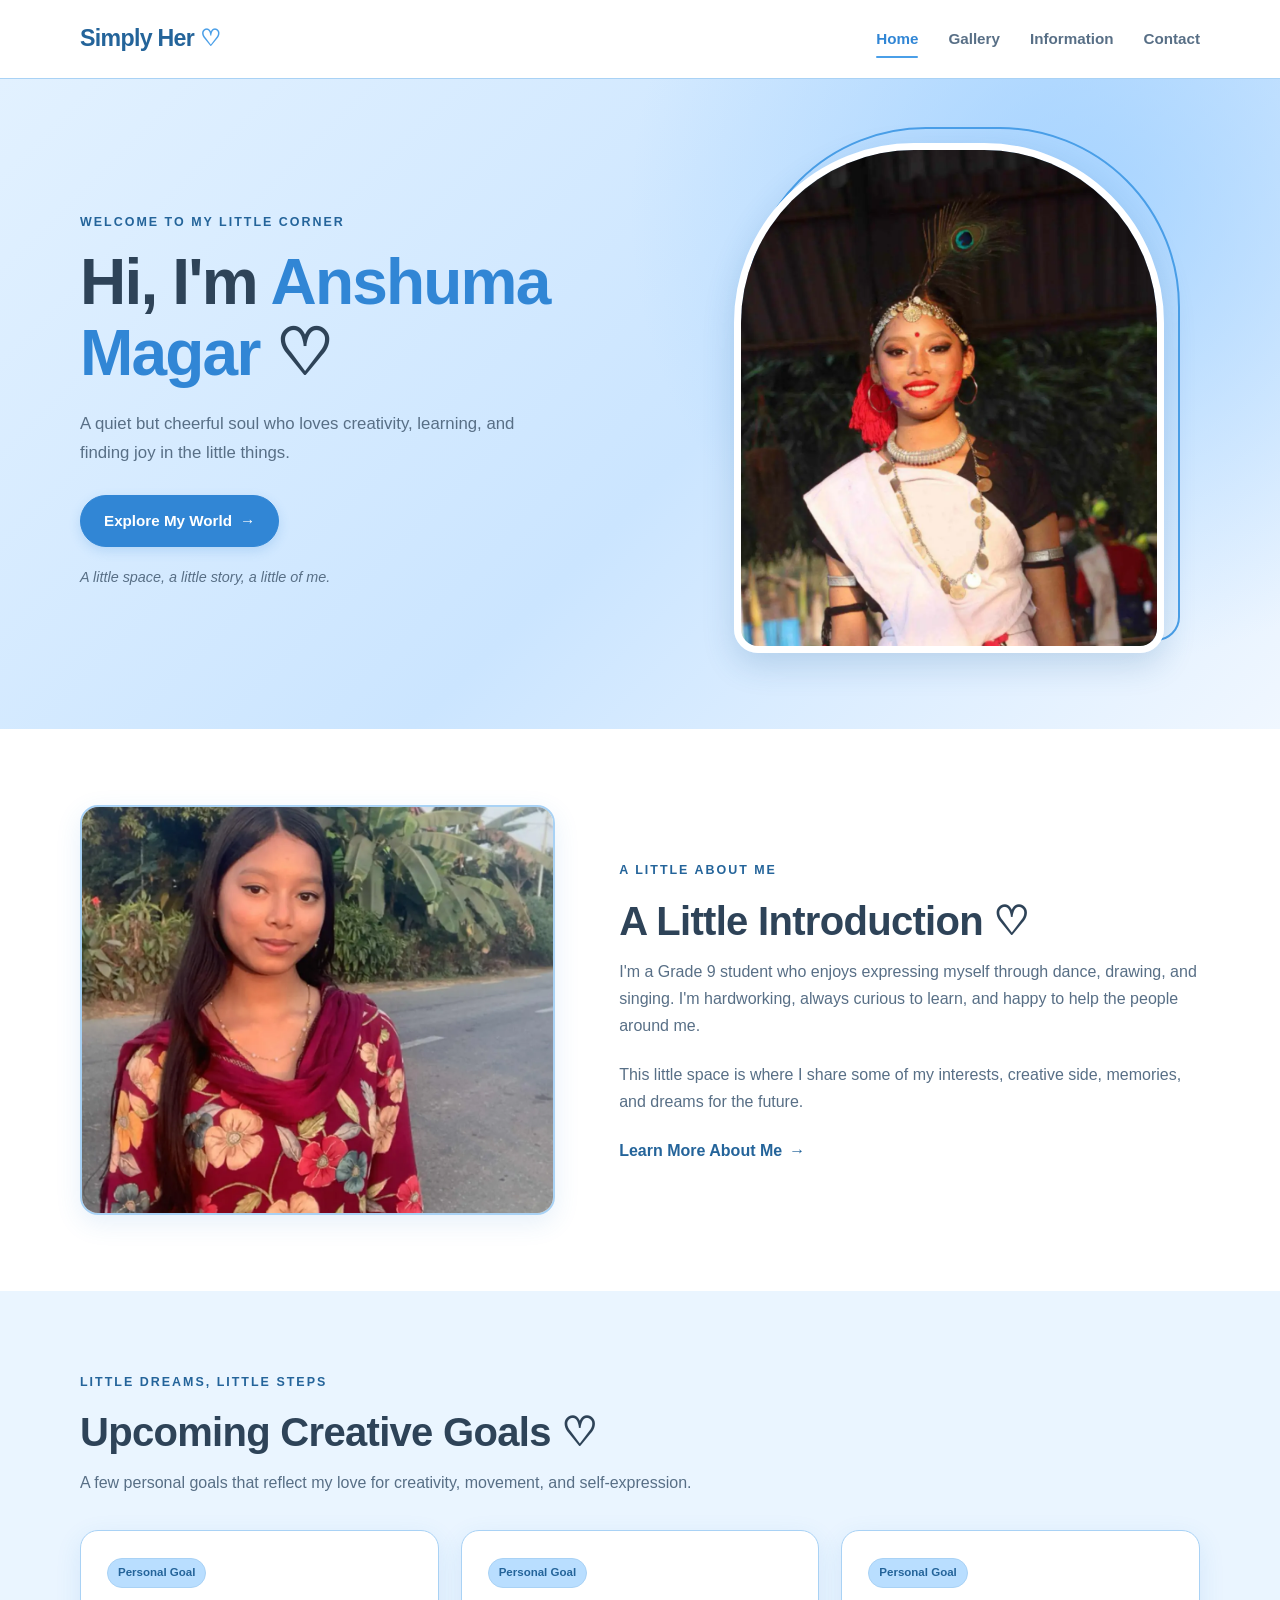
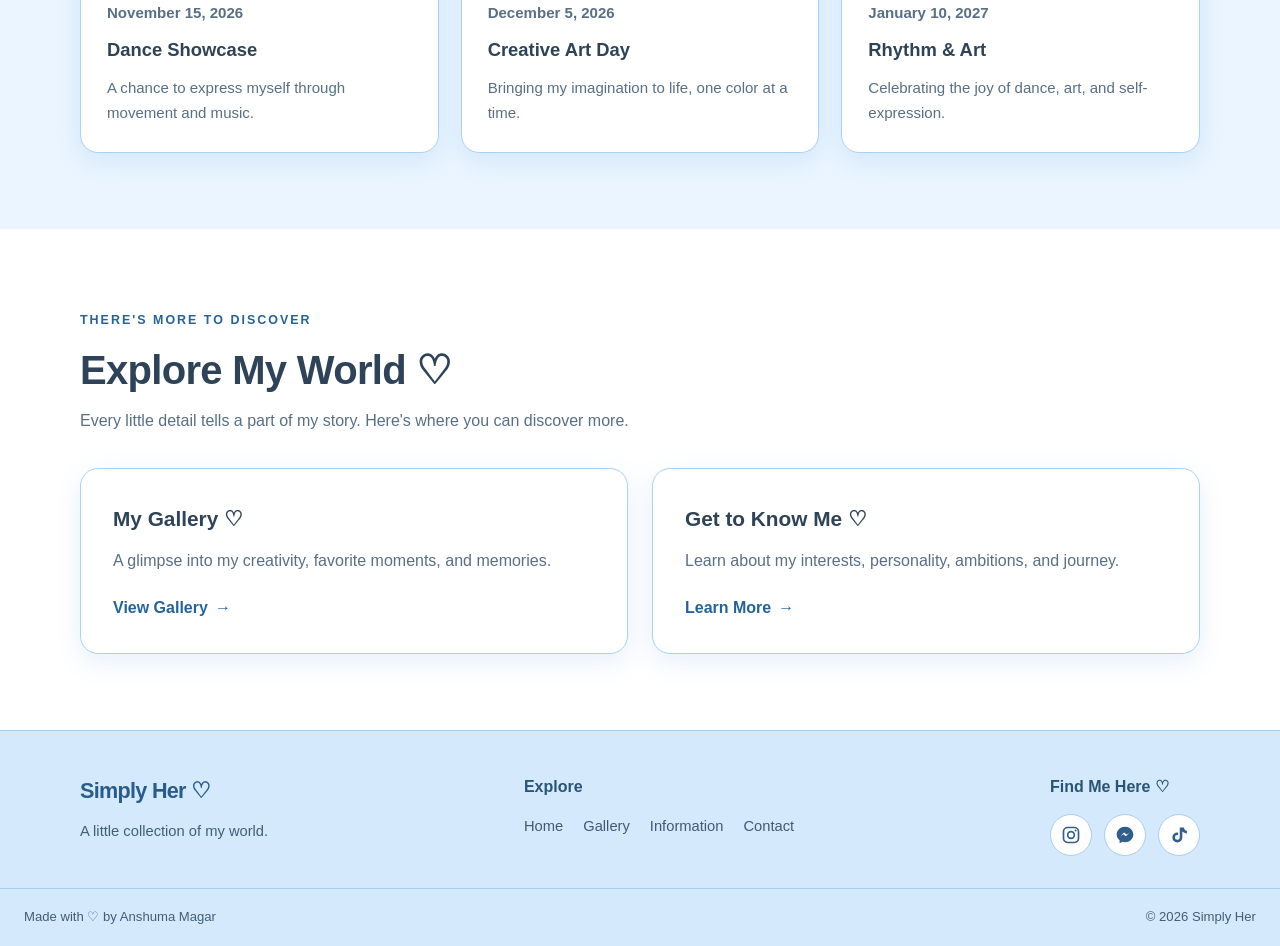
<file: index.html>
<!DOCTYPE html>
<html lang="en">

<head>
    <meta charset="UTF-8">
    <meta name="viewport" content="width=device-width, initial-scale=1.0">

    <meta name="description"
        content="Welcome to Simply Her, the personal student portfolio of Anshuma Magar, sharing her interests, creativity, dreams, and memories.">

    <meta name="theme-color" content="#f5faff">

    <title>Simply Her ♡ | Anshuma Magar</title>

    <link rel="stylesheet" href="style.css">
</head>

<body>

    <a class="skip-link" href="#main-content">Skip to content</a>

    <!-- ========== NAVIGATION ========== -->

    <header class="site-header">
        <nav class="nav-container" aria-label="Main navigation">

            <a href="index.html" class="brand" aria-label="Simply Her home">
                Simply Her <span>♡</span>
            </a>

            <input
                type="checkbox"
                id="nav-toggle"
                class="nav-toggle"
                aria-label="Toggle navigation menu"
            >

            <label for="nav-toggle" class="menu-button" aria-label="Open or close navigation menu">
                <span></span>
                <span></span>
                <span></span>
            </label>

            <ul class="nav-links">
                <li><a href="index.html" class="active" aria-current="page">Home</a></li>
                <li><a href="gallery.html">Gallery</a></li>
                <li><a href="information.html">Information</a></li>
                <li><a href="contact.html">Contact</a></li>
            </ul>

        </nav>
    </header>


    <main id="main-content">

        <!-- ========== HERO SECTION ========== -->

        <section class="hero">
            <div class="container hero-grid">

                <div class="hero-content">

                    <span class="eyebrow">Welcome to my little corner</span>

                    <h1 class="hero-title">
                        Hi, I'm <span>Anshuma Magar</span> ♡
                    </h1>

                    <p class="hero-description">
                        A quiet but cheerful soul who loves creativity,
                        learning, and finding joy in the little things.
                    </p>

                    <a href="gallery.html" class="button">
                        Explore My World <span aria-hidden="true">→</span>
                    </a>

                    <p class="hero-tagline">
                        A little space, a little story, a little of me.
                    </p>

                </div>

                <div class="hero-image-wrap">
                    <img
                        src="images/022bfb35ef164f47a314ed891e761cc8.webp"
                        alt="Anshuma wearing a traditional outfit and holding a peacock feather"
                        class="hero-image"
                        fetchpriority="high"
                    >
                </div>

            </div>
        </section>


        <!-- ========== INTRODUCTION SECTION ========== -->

        <section class="section">
            <div class="container intro-grid">

                <div>
                    <img
                        src="images/09854e98d1504737a8dbfacba3057c09.webp"
                        alt="Anshuma outdoors in a maroon floral dress"
                        class="intro-image"
                        loading="lazy"
                    >
                </div>

                <div class="intro-content">

                    <span class="eyebrow">A little about me</span>

                    <h2 class="section-heading">
                        A Little Introduction ♡
                    </h2>

                    <p>
                        I'm a Grade 9 student who enjoys expressing myself
                        through dance, drawing, and singing. I'm hardworking,
                        always curious to learn, and happy to help the people
                        around me.
                    </p>

                    <p>
                        This little space is where I share some of my interests,
                        creative side, memories, and dreams for the future.
                    </p>

                    <a href="information.html" class="text-link">
                        Learn More About Me <span aria-hidden="true">→</span>
                    </a>

                </div>

            </div>
        </section>


        <!-- ========== PERSONAL CREATIVE GOALS ========== -->

        <section class="section section-soft">
            <div class="container">

                <span class="eyebrow">Little dreams, little steps</span>

                <h2 class="section-heading">
                    Upcoming Creative Goals ♡
                </h2>

                <p class="section-intro">
                    A few personal goals that reflect my love for creativity,
                    movement, and self-expression.
                </p>

                <div class="goal-grid">

                    <article class="goal-card">

                        <span class="goal-label">Personal Goal</span>

                        <p class="goal-date">November 15, 2026</p>

                        <h3>Dance Showcase</h3>

                        <p>
                            A chance to express myself through movement
                            and music.
                        </p>

                    </article>


                    <article class="goal-card">

                        <span class="goal-label">Personal Goal</span>

                        <p class="goal-date">December 5, 2026</p>

                        <h3>Creative Art Day</h3>

                        <p>
                            Bringing my imagination to life, one color
                            at a time.
                        </p>

                    </article>


                    <article class="goal-card">

                        <span class="goal-label">Personal Goal</span>

                        <p class="goal-date">January 10, 2027</p>

                        <h3>Rhythm &amp; Art</h3>

                        <p>
                            Celebrating the joy of dance, art,
                            and self-expression.
                        </p>

                    </article>

                </div>

            </div>
        </section>


        <!-- ========== EXPLORE THE WEBSITE ========== -->

        <section class="section">
            <div class="container">

                <span class="eyebrow">There's more to discover</span>

                <h2 class="section-heading">
                    Explore My World ♡
                </h2>

                <p class="section-intro">
                    Every little detail tells a part of my story.
                    Here's where you can discover more.
                </p>

                <div class="explore-grid">

                    <article class="explore-card">

                        <h3>My Gallery ♡</h3>

                        <p>
                            A glimpse into my creativity, favorite moments,
                            and memories.
                        </p>

                        <a href="gallery.html" class="text-link">
                            View Gallery <span aria-hidden="true">→</span>
                        </a>

                    </article>


                    <article class="explore-card">

                        <h3>Get to Know Me ♡</h3>

                        <p>
                            Learn about my interests, personality,
                            ambitions, and journey.
                        </p>

                        <a href="information.html" class="text-link">
                            Learn More <span aria-hidden="true">→</span>
                        </a>

                    </article>

                </div>

            </div>
        </section>

    </main>


    <!-- ========== SHARED FOOTER ========== -->

    <footer class="site-footer">
    <div class="container footer-main">

        <div class="footer-brand">
            <a href="index.html" class="brand">Simply Her ♡</a>
            <p>A little collection of my world.</p>
        </div>

        <div class="footer-links">
            <h3>Explore</h3>

            <div class="footer-link-list">
                <a href="index.html">Home</a>
                <a href="gallery.html">Gallery</a>
                <a href="information.html">Information</a>
                <a href="contact.html">Contact</a>
            </div>
        </div>

        <div class="footer-social">
            <h3>Find Me Here ♡</h3>

            <div class="social-links">

                <a href="https://instagram.com/anshuma.magar39"
                   class="social-link"
                   target="_blank"
                   rel="noopener noreferrer"
                   aria-label="Instagram">

                    <svg viewBox="0 0 24 24" aria-hidden="true">
                        <rect x="3" y="3" width="18" height="18"
                              rx="5" fill="none" stroke="currentColor"
                              stroke-width="2"/>
                        <circle cx="12" cy="12" r="4"
                                fill="none" stroke="currentColor"
                                stroke-width="2"/>
                        <circle cx="17.5" cy="6.5" r="1.2"
                                fill="currentColor"/>
                    </svg>

                </a>

                <a href="https://m.me/anshuma.magar01"
                   class="social-link"
                   target="_blank"
                   rel="noopener noreferrer"
                   aria-label="Messenger">

                    <svg viewBox="0 0 24 24" aria-hidden="true">
                        <path d="M12 2C6.4 2 2 6.1 2 11.3c0 2.8 1.3 5.2 3.5 6.9V22l3.5-1.9
                                 c1 .3 2 .5 3 .5 5.6 0 10-4.1 10-9.3S17.6 2 12 2Z"
                              fill="currentColor"/>
                        <path d="m6.8 13.4 4-4.3 3.1 2.4 3.3-2.4-4 4.3-3.1-2.4Z"
                              fill="#ffffff"/>
                    </svg>

                </a>

                <a href="https://www.tiktok.com/@ansuma.magar"
                   class="social-link"
                   target="_blank"
                   rel="noopener noreferrer"
                   aria-label="TikTok">

                    <svg viewBox="0 0 24 24" aria-hidden="true">
                        <path d="M15 3h3c.2 2 1.4 3.6 3.5 4.1v3
                                 c-2.1-.1-4-.9-5.5-2.3v7.1
                                 a6 6 0 1 1-6-6h1v3.1h-1
                                 a2.9 2.9 0 1 0 2.9 2.9V3H15Z"
                              fill="currentColor"/>
                    </svg>

                </a>

            </div>
        </div>

    </div>

    <div class="footer-bottom">
        <p>Made with ♡ by Anshuma Magar</p>
        <p>© 2026 Simply Her</p>
    </div>
</footer>

</body>
  </html>
</file>
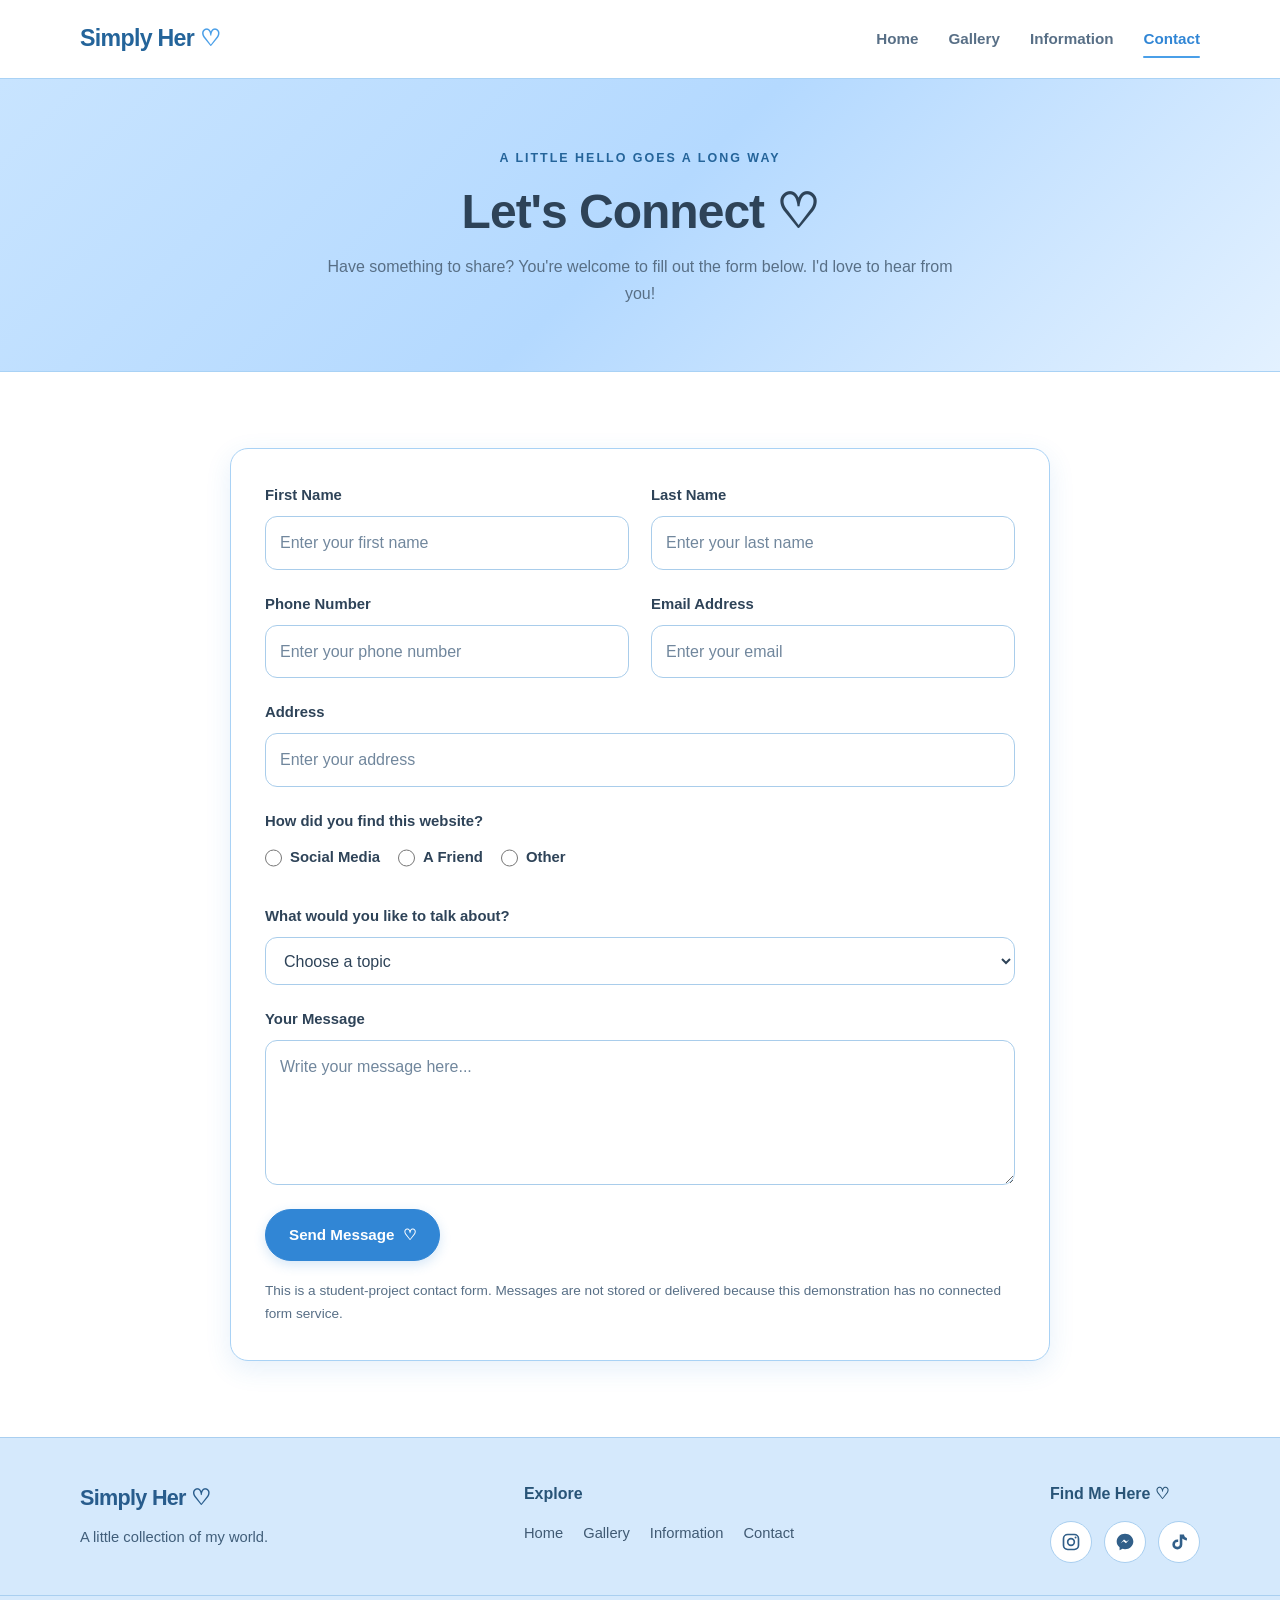
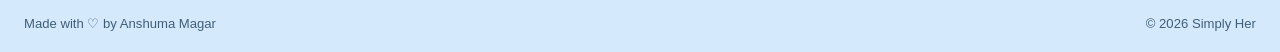
<file: contact.html>
<!DOCTYPE html>
<html lang="en">

<head>
    <meta charset="UTF-8">
    <meta name="viewport" content="width=device-width, initial-scale=1.0">

    <meta name="description"
        content="Get in touch through the contact form on Simply Her, Anshuma Magar's student portfolio.">

    <meta name="theme-color" content="#f5faff">

    <title>Contact ♡ | Simply Her</title>

    <link rel="stylesheet" href="style.css">
</head>

<body>

    <a class="skip-link" href="#main-content">Skip to content</a>

    <!-- ========== NAVIGATION ========== -->

    <header class="site-header">
        <nav class="nav-container" aria-label="Main navigation">

            <a href="index.html" class="brand" aria-label="Simply Her home">
                Simply Her <span>♡</span>
            </a>

            <input
                type="checkbox"
                id="nav-toggle"
                class="nav-toggle"
                aria-label="Toggle navigation menu"
            >

            <label for="nav-toggle" class="menu-button"
                aria-label="Open or close navigation menu">
                <span></span>
                <span></span>
                <span></span>
            </label>

            <ul class="nav-links">
                <li><a href="index.html">Home</a></li>
                <li><a href="gallery.html">Gallery</a></li>
                <li><a href="information.html">Information</a></li>
                <li><a href="contact.html" class="active" aria-current="page">Contact</a></li>
            </ul>

        </nav>
    </header>


    <main id="main-content">

        <!-- ========== PAGE INTRODUCTION ========== -->

        <section class="page-banner">
            <div class="container">

                <span class="eyebrow">A little hello goes a long way</span>

                <h1 class="page-title">
                    Let's Connect ♡
                </h1>

                <p class="page-description">
                    Have something to share? You're welcome to fill out
                    the form below. I'd love to hear from you!
                </p>

            </div>
        </section>


        <!-- ========== CONTACT FORM ========== -->

        <section class="section">
            <div class="container">

                <div class="contact-layout">

                    <form class="contact-form" action="#" method="get">

                        <div class="form-grid">

                            <!-- First Name -->

                            <div class="form-group">

                                <label for="first-name">
                                    First Name
                                </label>

                                <input
                                    type="text"
                                    id="first-name"
                                    name="first_name"
                                    placeholder="Enter your first name"
                                    autocomplete="given-name"
                                    required
                                >

                            </div>


                            <!-- Last Name -->

                            <div class="form-group">

                                <label for="last-name">
                                    Last Name
                                </label>

                                <input
                                    type="text"
                                    id="last-name"
                                    name="last_name"
                                    placeholder="Enter your last name"
                                    autocomplete="family-name"
                                    required
                                >

                            </div>


                            <!-- Phone Number -->

                            <div class="form-group">

                                <label for="phone">
                                    Phone Number
                                </label>

                                <input
                                    type="tel"
                                    id="phone"
                                    name="phone"
                                    placeholder="Enter your phone number"
                                    autocomplete="tel"
                                    required
                                >

                            </div>


                            <!-- Email -->

                            <div class="form-group">

                                <label for="email">
                                    Email Address
                                </label>

                                <input
                                    type="email"
                                    id="email"
                                    name="email"
                                    placeholder="Enter your email"
                                    autocomplete="email"
                                    required
                                >

                            </div>


                            <!-- Address -->

                            <div class="form-group full-width">

                                <label for="address">
                                    Address
                                </label>

                                <input
                                    type="text"
                                    id="address"
                                    name="address"
                                    placeholder="Enter your address"
                                    autocomplete="street-address"
                                    required
                                >

                            </div>


                            <!-- Radio Buttons -->

                            <fieldset class="form-group full-width"
                                style="border: 0;">

                                <legend class="form-label">
                                    How did you find this website?
                                </legend>

                                <div class="radio-options">

                                    <label class="radio-option">
                                        <input
                                            type="radio"
                                            name="source"
                                            value="social-media"
                                            required
                                        >
                                        Social Media
                                    </label>

                                    <label class="radio-option">
                                        <input
                                            type="radio"
                                            name="source"
                                            value="friend"
                                        >
                                        A Friend
                                    </label>

                                    <label class="radio-option">
                                        <input
                                            type="radio"
                                            name="source"
                                            value="other"
                                        >
                                        Other
                                    </label>

                                </div>

                            </fieldset>


                            <!-- Dropdown Menu -->

                            <div class="form-group full-width">

                                <label for="topic">
                                    What would you like to talk about?
                                </label>

                                <select
                                    id="topic"
                                    name="topic"
                                    required
                                >

                                    <option value="" disabled selected>
                                        Choose a topic
                                    </option>

                                    <option value="general">
                                        A General Message
                                    </option>

                                    <option value="creative-work">
                                        Creative Work
                                    </option>

                                    <option value="school-project">
                                        School Project
                                    </option>

                                    <option value="other">
                                        Something Else
                                    </option>

                                </select>

                            </div>


                            <!-- Message -->

                            <div class="form-group full-width">

                                <label for="message">
                                    Your Message
                                </label>

                                <textarea
                                    id="message"
                                    name="message"
                                    placeholder="Write your message here..."
                                    required
                                ></textarea>

                            </div>

                        </div>


                        <button type="submit" class="button form-submit">
                            Send Message <span aria-hidden="true">♡</span>
                        </button>

                        <p class="form-note">
                            This is a student-project contact form.
                            Messages are not stored or delivered because
                            this demonstration has no connected form service.
                        </p>

                    </form>

                </div>

            </div>
        </section>

    </main>


    <!-- ========== SHARED FOOTER ========== -->

    <footer class="site-footer">
    <div class="container footer-main">

        <div class="footer-brand">
            <a href="index.html" class="brand">Simply Her ♡</a>
            <p>A little collection of my world.</p>
        </div>

        <div class="footer-links">
            <h3>Explore</h3>

            <div class="footer-link-list">
                <a href="index.html">Home</a>
                <a href="gallery.html">Gallery</a>
                <a href="information.html">Information</a>
                <a href="contact.html">Contact</a>
            </div>
        </div>

        <div class="footer-social">
            <h3>Find Me Here ♡</h3>

            <div class="social-links">

                <a href="https://instagram.com/anshuma.magar39"
                   class="social-link"
                   target="_blank"
                   rel="noopener noreferrer"
                   aria-label="Instagram">

                    <svg viewBox="0 0 24 24" aria-hidden="true">
                        <rect x="3" y="3" width="18" height="18"
                              rx="5" fill="none" stroke="currentColor"
                              stroke-width="2"/>
                        <circle cx="12" cy="12" r="4"
                                fill="none" stroke="currentColor"
                                stroke-width="2"/>
                        <circle cx="17.5" cy="6.5" r="1.2"
                                fill="currentColor"/>
                    </svg>

                </a>

                <a href="https://m.me/anshuma.magar01"
                   class="social-link"
                   target="_blank"
                   rel="noopener noreferrer"
                   aria-label="Messenger">

                    <svg viewBox="0 0 24 24" aria-hidden="true">
                        <path d="M12 2C6.4 2 2 6.1 2 11.3c0 2.8 1.3 5.2 3.5 6.9V22l3.5-1.9
                                 c1 .3 2 .5 3 .5 5.6 0 10-4.1 10-9.3S17.6 2 12 2Z"
                              fill="currentColor"/>
                        <path d="m6.8 13.4 4-4.3 3.1 2.4 3.3-2.4-4 4.3-3.1-2.4Z"
                              fill="#ffffff"/>
                    </svg>

                </a>

                <a href="https://www.tiktok.com/@ansuma.magar"
                   class="social-link"
                   target="_blank"
                   rel="noopener noreferrer"
                   aria-label="TikTok">

                    <svg viewBox="0 0 24 24" aria-hidden="true">
                        <path d="M15 3h3c.2 2 1.4 3.6 3.5 4.1v3
                                 c-2.1-.1-4-.9-5.5-2.3v7.1
                                 a6 6 0 1 1-6-6h1v3.1h-1
                                 a2.9 2.9 0 1 0 2.9 2.9V3H15Z"
                              fill="currentColor"/>
                    </svg>

                </a>

            </div>
        </div>

    </div>

    <div class="footer-bottom">
        <p>Made with ♡ by Anshuma Magar</p>
        <p>© 2026 Simply Her</p>
    </div>
    </footer>

</body>
              </html>
</file>
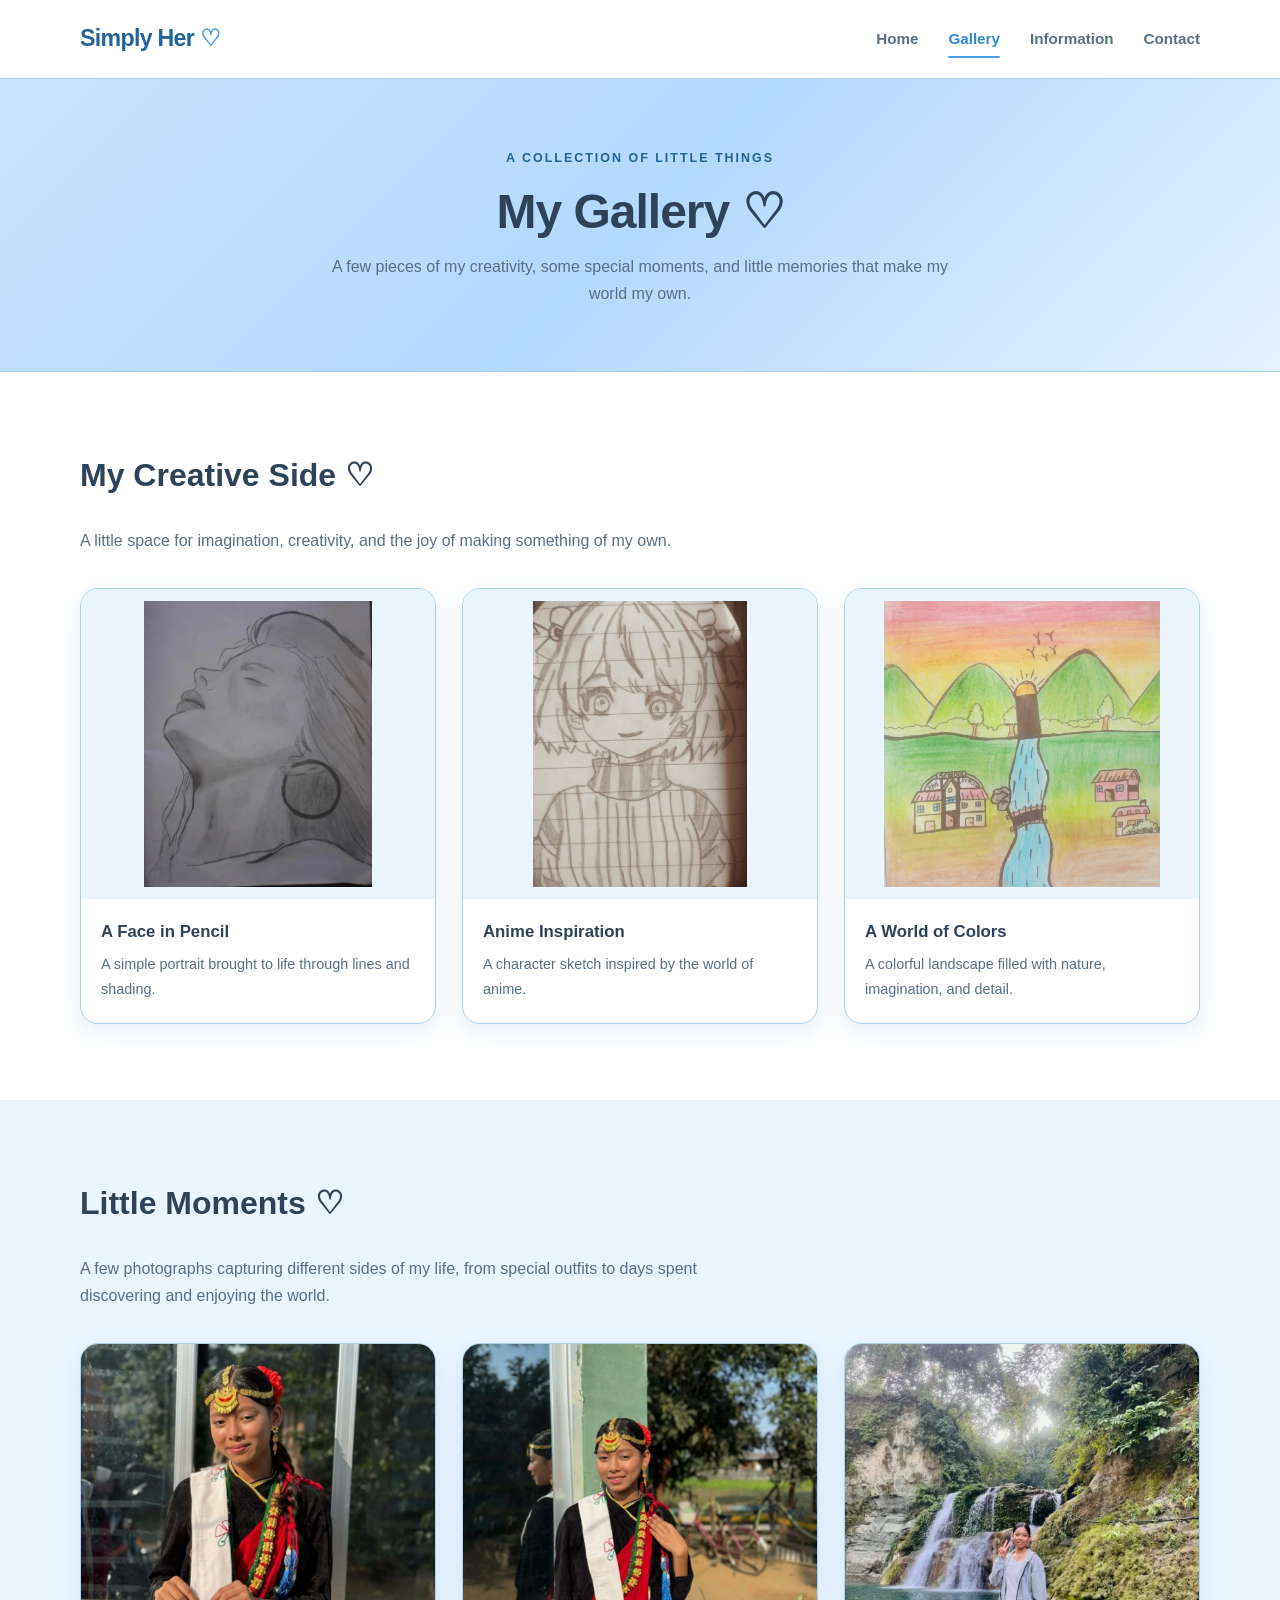
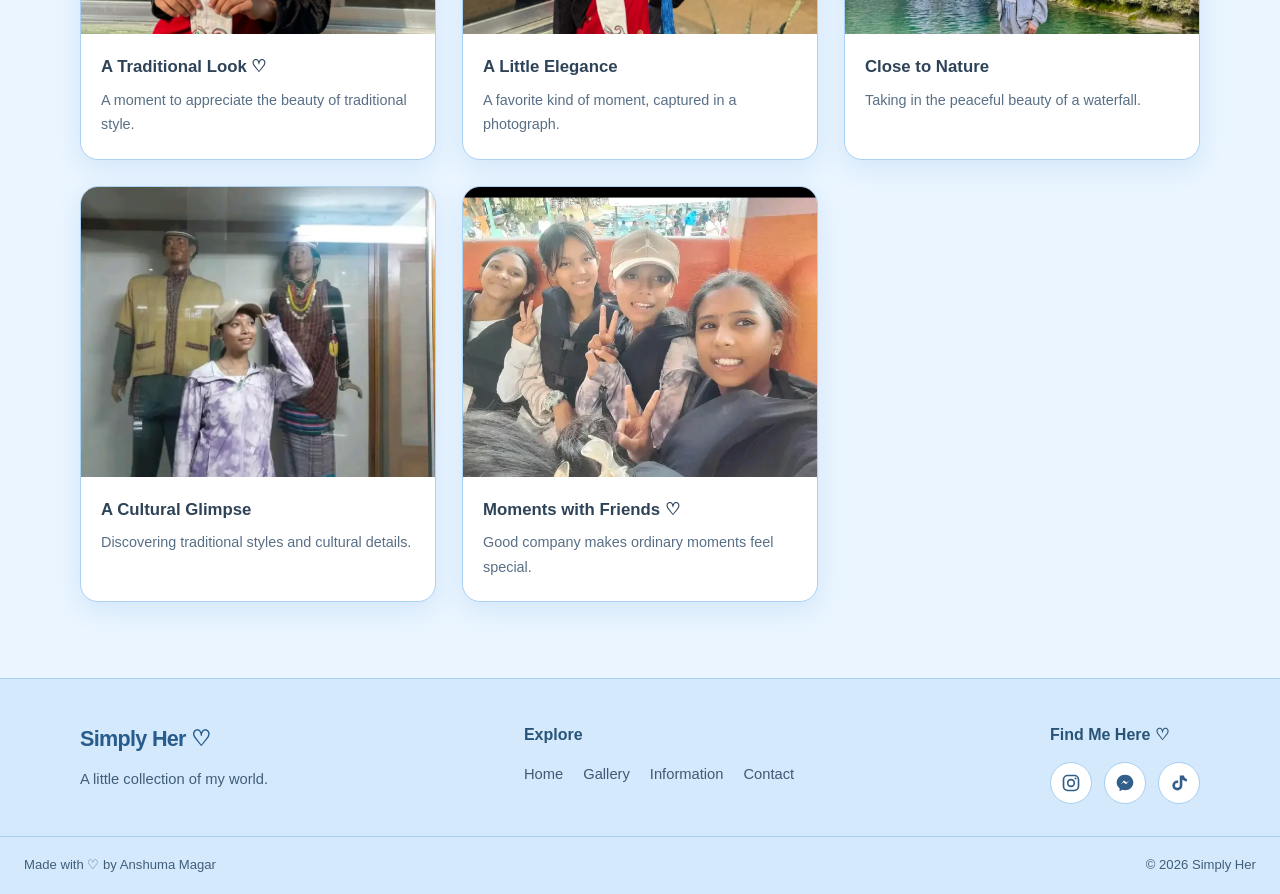
<file: gallery.html>
<!DOCTYPE html>
<html lang="en">

<head>
    <meta charset="UTF-8">
    <meta name="viewport" content="width=device-width, initial-scale=1.0">

    <meta name="description"
        content="Explore Anshuma Magar's creative drawings, personal photographs, and favorite memories in the Simply Her gallery.">

    <meta name="theme-color" content="#f5faff">

    <title>Gallery ♡ | Simply Her</title>

    <link rel="stylesheet" href="style.css">
</head>

<body>

    <a class="skip-link" href="#main-content">Skip to content</a>

    <!-- ========== NAVIGATION ========== -->

    <header class="site-header">
        <nav class="nav-container" aria-label="Main navigation">

            <a href="index.html" class="brand" aria-label="Simply Her home">
                Simply Her <span>♡</span>
            </a>

            <input
                type="checkbox"
                id="nav-toggle"
                class="nav-toggle"
                aria-label="Toggle navigation menu"
            >

            <label for="nav-toggle" class="menu-button"
                aria-label="Open or close navigation menu">
                <span></span>
                <span></span>
                <span></span>
            </label>

            <ul class="nav-links">
                <li><a href="index.html">Home</a></li>
                <li><a href="gallery.html" class="active" aria-current="page">Gallery</a></li>
                <li><a href="information.html">Information</a></li>
                <li><a href="contact.html">Contact</a></li>
            </ul>

        </nav>
    </header>


    <main id="main-content">

        <!-- ========== PAGE INTRODUCTION ========== -->

        <section class="page-banner">
            <div class="container">

                <span class="eyebrow">A collection of little things</span>

                <h1 class="page-title">
                    My Gallery ♡
                </h1>

                <p class="page-description">
                    A few pieces of my creativity, some special moments,
                    and little memories that make my world my own.
                </p>

            </div>
        </section>


        <!-- ========== CREATIVE SIDE ========== -->

        <section class="section">
            <div class="container">

                <div class="gallery-category">

                    <h2 class="gallery-category-title">
                        My Creative Side ♡
                    </h2>

                    <p class="section-intro">
                        A little space for imagination, creativity,
                        and the joy of making something of my own.
                    </p>

                    <div class="gallery-grid">

                        <!-- Drawing 1 -->

                        <article class="gallery-item artwork">

                            <img
                                src="images/c7f940199a4b482199eaa1a0560ad9d4.webp"
                                alt="Pencil portrait drawing of a woman"
                                class="gallery-image"
                                loading="lazy"
                            >

                            <div class="gallery-caption">
                                <h3>A Face in Pencil</h3>
                                <p>
                                    A simple portrait brought to life
                                    through lines and shading.
                                </p>
                            </div>

                        </article>


                        <!-- Drawing 2 -->

                        <article class="gallery-item artwork">

                            <img
                                src="images/900aa18a7917401488245cd3933064ae.webp"
                                alt="Pencil drawing of an anime character"
                                class="gallery-image"
                                loading="lazy"
                            >

                            <div class="gallery-caption">
                                <h3>Anime Inspiration</h3>
                                <p>
                                    A character sketch inspired by
                                    the world of anime.
                                </p>
                            </div>

                        </article>


                        <!-- Drawing 3 -->

                        <article class="gallery-item artwork">

                            <img
                                src="images/4600bd4417b0402f962694ec06ac24af.webp"
                                alt="Colorful landscape drawing featuring mountains, water, and a school"
                                class="gallery-image"
                                loading="lazy"
                            >

                            <div class="gallery-caption">
                                <h3>A World of Colors</h3>
                                <p>
                                    A colorful landscape filled with
                                    nature, imagination, and detail.
                                </p>
                            </div>

                        </article>

                    </div>

                </div>

            </div>
        </section>


        <!-- ========== LITTLE MOMENTS ========== -->

        <section class="section section-soft">
            <div class="container">

                <div class="gallery-category">

                    <h2 class="gallery-category-title">
                        Little Moments ♡
                    </h2>

                    <p class="section-intro">
                        A few photographs capturing different sides
                        of my life, from special outfits to days
                        spent discovering and enjoying the world.
                    </p>

                    <div class="gallery-grid">

                        <!-- Photo 1 -->

                        <article class="gallery-item">

                            <img
                                src="images/c3531729a74243b48bd4bc1efde21074.webp"
                                alt="Anshuma wearing a traditional outfit"
                                class="gallery-image"
                                loading="lazy"
                            >

                            <div class="gallery-caption">
                                <h3>A Traditional Look ♡</h3>
                                <p>
                                    A moment to appreciate the beauty
                                    of traditional style.
                                </p>
                            </div>

                        </article>


                        <!-- Photo 2 -->

                        <article class="gallery-item">

                            <img
                                src="images/95ff121329ec46cbbfb833c010645947.webp"
                                alt="Anshuma in a traditional red and black outfit"
                                class="gallery-image"
                                loading="lazy"
                            >

                            <div class="gallery-caption">
                                <h3>A Little Elegance</h3>
                                <p>
                                    A favorite kind of moment,
                                    captured in a photograph.
                                </p>
                            </div>

                        </article>


                        <!-- Photo 3 -->

                        <article class="gallery-item">

                            <img
                                src="images/35a38b60207042268a04692319e0b40d.webp"
                                alt="Anshuma standing beside a waterfall"
                                class="gallery-image"
                                loading="lazy"
                            >

                            <div class="gallery-caption">
                                <h3>Close to Nature</h3>
                                <p>
                                    Taking in the peaceful beauty
                                    of a waterfall.
                                </p>
                            </div>

                        </article>


                        <!-- Photo 4 -->

                        <article class="gallery-item">

                            <img
                                src="images/eb65b23a6a804fd989cd3315e421f047.webp"
                                alt="A cultural museum visit featuring traditional mannequins"
                                class="gallery-image"
                                loading="lazy"
                            >

                            <div class="gallery-caption">
                                <h3>A Cultural Glimpse</h3>
                                <p>
                                    Discovering traditional styles
                                    and cultural details.
                                </p>
                            </div>

                        </article>


                        <!-- Photo 5 -->

                        <article class="gallery-item">

                            <img
                                src="images/19ed449ddd2b46f38a4b242ee8c23bce.webp"
                                alt="Anshuma with her friends in a group selfie"
                                class="gallery-image"
                                loading="lazy"
                            >

                            <div class="gallery-caption">
                                <h3>Moments with Friends ♡</h3>
                                <p>
                                    Good company makes ordinary
                                    moments feel special.
                                </p>
                            </div>

                        </article>

                    </div>

                </div>

            </div>
        </section>

    </main>


    <!-- ========== SHARED FOOTER ========== -->

    <footer class="site-footer">
    <div class="container footer-main">

        <div class="footer-brand">
            <a href="index.html" class="brand">Simply Her ♡</a>
            <p>A little collection of my world.</p>
        </div>

        <div class="footer-links">
            <h3>Explore</h3>

            <div class="footer-link-list">
                <a href="index.html">Home</a>
                <a href="gallery.html">Gallery</a>
                <a href="information.html">Information</a>
                <a href="contact.html">Contact</a>
            </div>
        </div>

        <div class="footer-social">
            <h3>Find Me Here ♡</h3>

            <div class="social-links">

                <a href="https://instagram.com/anshuma.magar39"
                   class="social-link"
                   target="_blank"
                   rel="noopener noreferrer"
                   aria-label="Instagram">

                    <svg viewBox="0 0 24 24" aria-hidden="true">
                        <rect x="3" y="3" width="18" height="18"
                              rx="5" fill="none" stroke="currentColor"
                              stroke-width="2"/>
                        <circle cx="12" cy="12" r="4"
                                fill="none" stroke="currentColor"
                                stroke-width="2"/>
                        <circle cx="17.5" cy="6.5" r="1.2"
                                fill="currentColor"/>
                    </svg>

                </a>

                <a href="https://m.me/anshuma.magar01"
                   class="social-link"
                   target="_blank"
                   rel="noopener noreferrer"
                   aria-label="Messenger">

                    <svg viewBox="0 0 24 24" aria-hidden="true">
                        <path d="M12 2C6.4 2 2 6.1 2 11.3c0 2.8 1.3 5.2 3.5 6.9V22l3.5-1.9
                                 c1 .3 2 .5 3 .5 5.6 0 10-4.1 10-9.3S17.6 2 12 2Z"
                              fill="currentColor"/>
                        <path d="m6.8 13.4 4-4.3 3.1 2.4 3.3-2.4-4 4.3-3.1-2.4Z"
                              fill="#ffffff"/>
                    </svg>

                </a>

                <a href="https://www.tiktok.com/@ansuma.magar"
                   class="social-link"
                   target="_blank"
                   rel="noopener noreferrer"
                   aria-label="TikTok">

                    <svg viewBox="0 0 24 24" aria-hidden="true">
                        <path d="M15 3h3c.2 2 1.4 3.6 3.5 4.1v3
                                 c-2.1-.1-4-.9-5.5-2.3v7.1
                                 a6 6 0 1 1-6-6h1v3.1h-1
                                 a2.9 2.9 0 1 0 2.9 2.9V3H15Z"
                              fill="currentColor"/>
                    </svg>

                </a>

            </div>
        </div>

    </div>

    <div class="footer-bottom">
        <p>Made with ♡ by Anshuma Magar</p>
        <p>© 2026 Simply Her</p>
    </div>
</footer>
</body>
                                    </html>
</file>
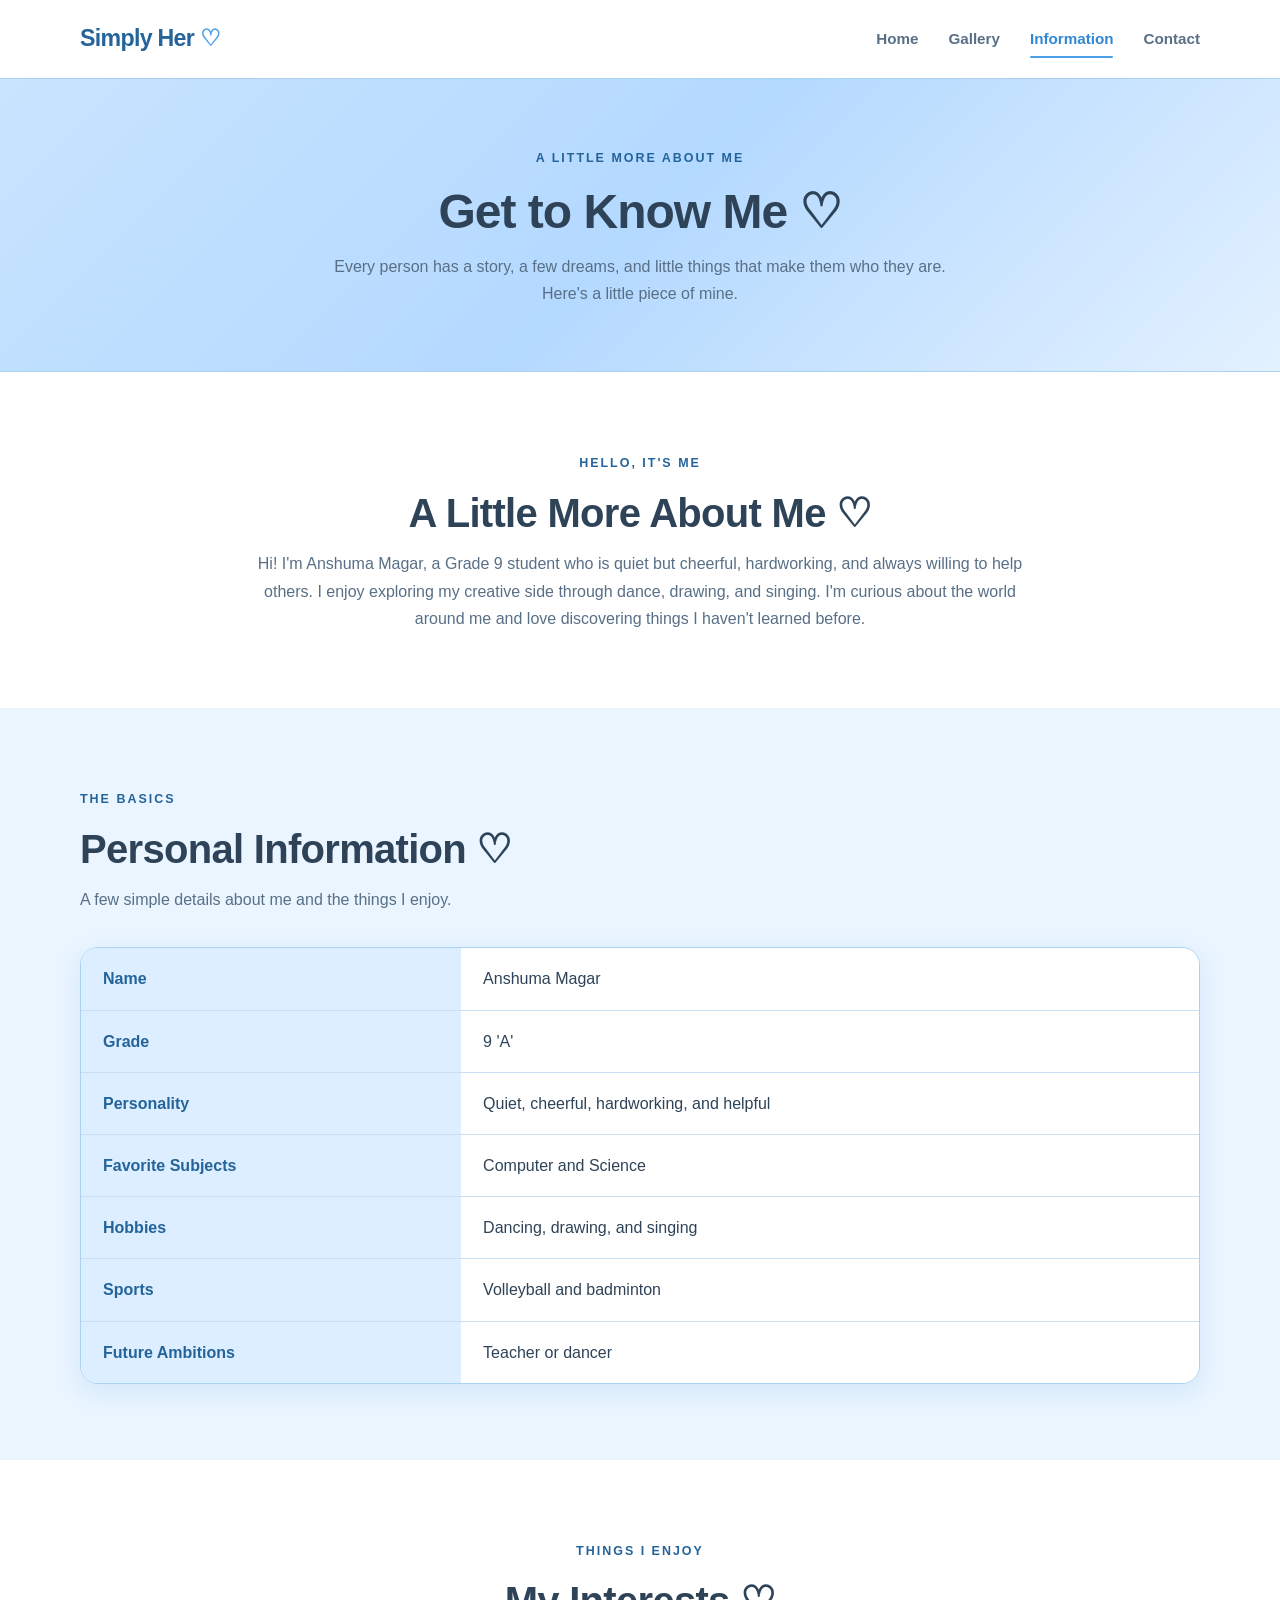
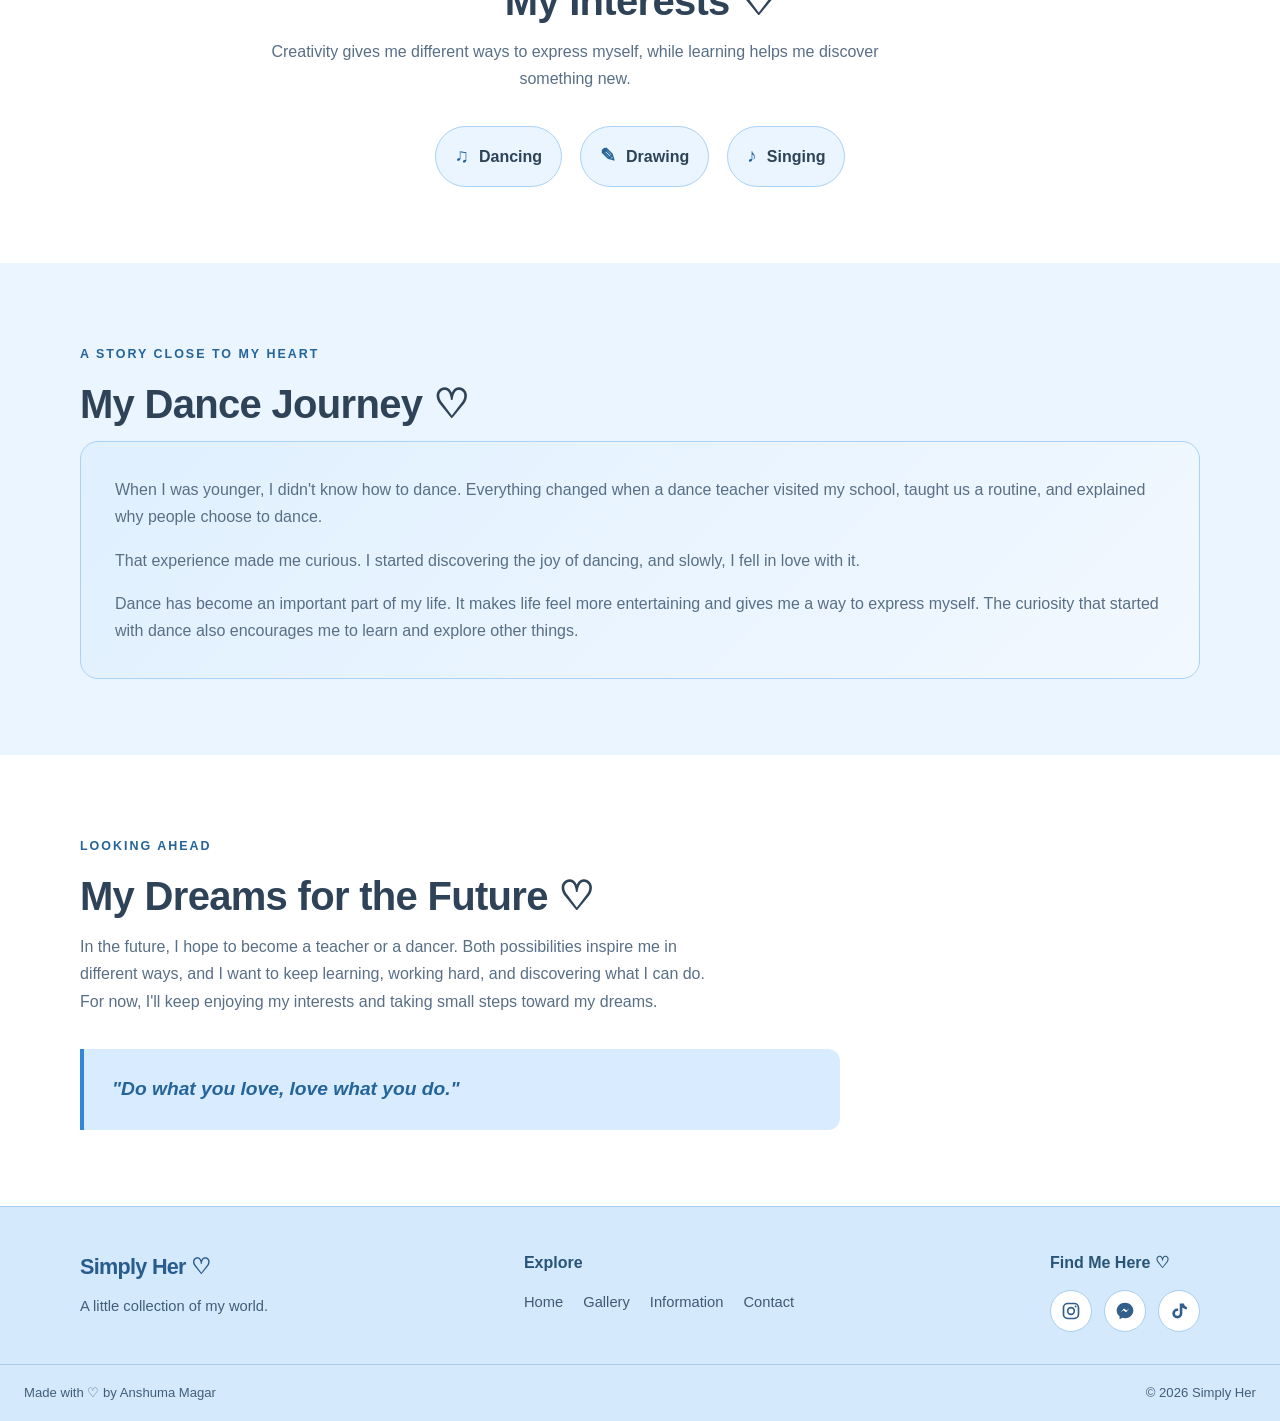
<file: information.html>
<!DOCTYPE html>
<html lang="en">

<head>
    <meta charset="UTF-8">
    <meta name="viewport" content="width=device-width, initial-scale=1.0">

    <meta name="description"
        content="Get to know Anshuma Magar, a Grade 9 student who enjoys dancing, drawing, singing, and learning new things.">

    <meta name="theme-color" content="#f5faff">

    <title>About Me ♡ | Simply Her</title>

    <link rel="stylesheet" href="style.css">
</head>

<body>

    <a class="skip-link" href="#main-content">Skip to content</a>

    <!-- ========== NAVIGATION ========== -->

    <header class="site-header">
        <nav class="nav-container" aria-label="Main navigation">

            <a href="index.html" class="brand" aria-label="Simply Her home">
                Simply Her <span>♡</span>
            </a>

            <input
                type="checkbox"
                id="nav-toggle"
                class="nav-toggle"
                aria-label="Toggle navigation menu"
            >

            <label for="nav-toggle" class="menu-button"
                aria-label="Open or close navigation menu">
                <span></span>
                <span></span>
                <span></span>
            </label>

            <ul class="nav-links">
                <li><a href="index.html">Home</a></li>
                <li><a href="gallery.html">Gallery</a></li>
                <li><a href="information.html" class="active" aria-current="page">Information</a></li>
                <li><a href="contact.html">Contact</a></li>
            </ul>

        </nav>
    </header>


    <main id="main-content">

        <!-- ========== PAGE INTRODUCTION ========== -->

        <section class="page-banner">
            <div class="container">

                <span class="eyebrow">A little more about me</span>

                <h1 class="page-title">
                    Get to Know Me ♡
                </h1>

                <p class="page-description">
                    Every person has a story, a few dreams, and little things
                    that make them who they are. Here's a little piece of mine.
                </p>

            </div>
        </section>


        <!-- ========== ABOUT ME ========== -->

        <section class="section">
            <div class="container">

                <div class="about-intro">

                    <span class="eyebrow">Hello, it's me</span>

                    <h2 class="section-heading">
                        A Little More About Me ♡
                    </h2>

                    <p>
                        Hi! I'm Anshuma Magar, a Grade 9 student who is
                        quiet but cheerful, hardworking, and always willing
                        to help others. I enjoy exploring my creative side
                        through dance, drawing, and singing. I'm curious
                        about the world around me and love discovering
                        things I haven't learned before.
                    </p>

                </div>

            </div>
        </section>


        <!-- ========== PERSONAL INFORMATION ========== -->

        <section class="section section-soft">
            <div class="container">

                <span class="eyebrow">The basics</span>

                <h2 class="section-heading">
                    Personal Information ♡
                </h2>

                <p class="section-intro">
                    A few simple details about me and the things I enjoy.
                </p>

                <div class="info-table-wrap">

                    <table class="info-table">

                        <tbody>

                            <tr>
                                <th scope="row">Name</th>
                                <td>Anshuma Magar</td>
                            </tr>

                            <tr>
                                <th scope="row">Grade</th>
                                <td>9 'A'</td>
                            </tr>

                            <tr>
                                <th scope="row">Personality</th>
                                <td>Quiet, cheerful, hardworking, and helpful</td>
                            </tr>

                            <tr>
                                <th scope="row">Favorite Subjects</th>
                                <td>Computer and Science</td>
                            </tr>

                            <tr>
                                <th scope="row">Hobbies</th>
                                <td>Dancing, drawing, and singing</td>
                            </tr>

                            <tr>
                                <th scope="row">Sports</th>
                                <td>Volleyball and badminton</td>
                            </tr>

                            <tr>
                                <th scope="row">Future Ambitions</th>
                                <td>Teacher or dancer</td>
                            </tr>

                        </tbody>

                    </table>

                </div>

            </div>
        </section>


        <!-- ========== INTERESTS ========== -->

        <section class="section">
            <div class="container">

                <div class="about-intro">

                    <span class="eyebrow">Things I enjoy</span>

                    <h2 class="section-heading">
                        My Interests ♡
                    </h2>

                    <p class="section-intro">
                        Creativity gives me different ways to express myself,
                        while learning helps me discover something new.
                    </p>

                </div>

                <div class="interest-list">

                    <div class="interest-item">
                        <span class="interest-icon" aria-hidden="true">♫</span>
                        <span>Dancing</span>
                    </div>

                    <div class="interest-item">
                        <span class="interest-icon" aria-hidden="true">✎</span>
                        <span>Drawing</span>
                    </div>

                    <div class="interest-item">
                        <span class="interest-icon" aria-hidden="true">♪</span>
                        <span>Singing</span>
                    </div>

                </div>

            </div>
        </section>


        <!-- ========== DANCE JOURNEY ========== -->

        <section class="section section-soft">
            <div class="container">

                <span class="eyebrow">A story close to my heart</span>

                <h2 class="section-heading">
                    My Dance Journey ♡
                </h2>

                <div class="story-panel">

                    <p>
                        When I was younger, I didn't know how to dance.
                        Everything changed when a dance teacher visited
                        my school, taught us a routine, and explained
                        why people choose to dance.
                    </p>

                    <p>
                        That experience made me curious. I started
                        discovering the joy of dancing, and slowly,
                        I fell in love with it.
                    </p>

                    <p>
                        Dance has become an important part of my life.
                        It makes life feel more entertaining and gives
                        me a way to express myself. The curiosity that
                        started with dance also encourages me to learn
                        and explore other things.
                    </p>

                </div>

            </div>
        </section>


        <!-- ========== FUTURE DREAMS ========== -->

        <section class="section">
            <div class="container">

                <div class="dreams-content">

                    <span class="eyebrow">Looking ahead</span>

                    <h2 class="section-heading">
                        My Dreams for the Future ♡
                    </h2>

                    <p class="section-intro">
                        In the future, I hope to become a teacher or a
                        dancer. Both possibilities inspire me in different
                        ways, and I want to keep learning, working hard,
                        and discovering what I can do. For now, I'll keep
                        enjoying my interests and taking small steps
                        toward my dreams.
                    </p>

                    <blockquote class="quote-box">
                        "Do what you love, love what you do."
                    </blockquote>

                </div>

            </div>
        </section>

    </main>


    <!-- ========== SHARED FOOTER ========== -->

    <footer class="site-footer">
    <div class="container footer-main">

        <div class="footer-brand">
            <a href="index.html" class="brand">Simply Her ♡</a>
            <p>A little collection of my world.</p>
        </div>

        <div class="footer-links">
            <h3>Explore</h3>

            <div class="footer-link-list">
                <a href="index.html">Home</a>
                <a href="gallery.html">Gallery</a>
                <a href="information.html">Information</a>
                <a href="contact.html">Contact</a>
            </div>
        </div>

        <div class="footer-social">
            <h3>Find Me Here ♡</h3>

            <div class="social-links">

                <a href="https://instagram.com/anshuma.magar39"
                   class="social-link"
                   target="_blank"
                   rel="noopener noreferrer"
                   aria-label="Instagram">

                    <svg viewBox="0 0 24 24" aria-hidden="true">
                        <rect x="3" y="3" width="18" height="18"
                              rx="5" fill="none" stroke="currentColor"
                              stroke-width="2"/>
                        <circle cx="12" cy="12" r="4"
                                fill="none" stroke="currentColor"
                                stroke-width="2"/>
                        <circle cx="17.5" cy="6.5" r="1.2"
                                fill="currentColor"/>
                    </svg>

                </a>

                <a href="https://m.me/anshuma.magar01"
                   class="social-link"
                   target="_blank"
                   rel="noopener noreferrer"
                   aria-label="Messenger">

                    <svg viewBox="0 0 24 24" aria-hidden="true">
                        <path d="M12 2C6.4 2 2 6.1 2 11.3c0 2.8 1.3 5.2 3.5 6.9V22l3.5-1.9
                                 c1 .3 2 .5 3 .5 5.6 0 10-4.1 10-9.3S17.6 2 12 2Z"
                              fill="currentColor"/>
                        <path d="m6.8 13.4 4-4.3 3.1 2.4 3.3-2.4-4 4.3-3.1-2.4Z"
                              fill="#ffffff"/>
                    </svg>

                </a>

                <a href="https://www.tiktok.com/@ansuma.magar"
                   class="social-link"
                   target="_blank"
                   rel="noopener noreferrer"
                   aria-label="TikTok">

                    <svg viewBox="0 0 24 24" aria-hidden="true">
                        <path d="M15 3h3c.2 2 1.4 3.6 3.5 4.1v3
                                 c-2.1-.1-4-.9-5.5-2.3v7.1
                                 a6 6 0 1 1-6-6h1v3.1h-1
                                 a2.9 2.9 0 1 0 2.9 2.9V3H15Z"
                              fill="currentColor"/>
                    </svg>

                </a>

            </div>
        </div>

    </div>

    <div class="footer-bottom">
        <p>Made with ♡ by Anshuma Magar</p>
        <p>© 2026 Simply Her</p>
    </div>
    </footer>

</body>
                                                                                                   </html>
</file>
<file: style.css>
/* ========================================
   SIMPLY HER ♡
   Shared stylesheet
   Theme: Balanced Sky Blue and White
======================================== */


/* ---------- 1. Design Variables ---------- */

:root {
    /* Main colors */
    --blue: #4A9FE8;
    --blue-dark: #3186D5;
    --blue-deep: #24649A;
    --blue-light: #B9DEFF;
    --blue-pale: #EAF5FF;
    --blue-soft: #D9ECFF;
    --blue-border: #A9D2F5;

    /* Neutral colors */
    --white: #FFFFFF;
    --text: #2E4358;
    --text-light: #586F86;
    --border: #C8DFF3;

    /* Effects */
    --shadow: 0 8px 26px rgba(49, 134, 213, 0.12);
    --shadow-hover: 0 13px 32px rgba(49, 134, 213, 0.19);

    /* Shape and layout */
    --radius: 18px;
    --radius-small: 12px;
    --container: 1120px;
}


/* ---------- 2. Reset and Base ---------- */

* {
    margin: 0;
    padding: 0;
    box-sizing: border-box;
}

html {
    scroll-behavior: smooth;
    scroll-padding-top: 100px;
}

body {
    min-height: 100vh;
    display: flex;
    flex-direction: column;

    font-family: Arial, Helvetica, sans-serif;
    font-size: 16px;
    line-height: 1.7;

    color: var(--text);
    background: var(--white);

    -webkit-font-smoothing: antialiased;
}

main {
    flex: 1;
    width: 100%;
}

img {
    display: block;
    max-width: 100%;
}

a {
    color: inherit;
    text-decoration: none;
}

button,
input,
select,
textarea {
    font: inherit;
}

button,
input[type="radio"],
input[type="checkbox"] {
    accent-color: var(--blue-dark);
}

button,
a {
    -webkit-tap-highlight-color: transparent;
}

ul {
    list-style: none;
}

::selection {
    color: var(--blue-deep);
    background: var(--blue-light);
}


/* ---------- 3. Shared Layout ---------- */

.container {
    width: min(var(--container), calc(100% - 48px));
    margin-inline: auto;
}

.section {
    padding-block: 76px;
}

.section-soft {
    background: var(--blue-pale);
}

.section-heading {
    margin-bottom: 12px;

    color: var(--text);
    font-size: clamp(1.8rem, 3.5vw, 2.5rem);
    font-weight: 700;
    line-height: 1.25;
    letter-spacing: -0.7px;
}

.section-intro {
    max-width: 650px;
    margin-bottom: 34px;

    color: var(--text-light);
}

.eyebrow {
    display: inline-block;
    margin-bottom: 14px;

    color: var(--blue-deep);
    font-size: 0.78rem;
    font-weight: 700;
    letter-spacing: 2px;
    text-transform: uppercase;
}


/* ---------- 4. Navigation ---------- */

.site-header {
    position: sticky;
    top: 0;
    z-index: 1000;

    width: 100%;

    background: rgba(255, 255, 255, 0.97);
    border-bottom: 1px solid var(--blue-border);

    backdrop-filter: blur(12px);
    -webkit-backdrop-filter: blur(12px);
}

.nav-container {
    position: relative;

    width: min(var(--container), calc(100% - 48px));
    min-height: 78px;
    margin-inline: auto;

    display: flex;
    align-items: center;
    justify-content: space-between;
    gap: 24px;
}

.brand {
    flex-shrink: 0;

    color: var(--blue-deep);
    font-size: 1.45rem;
    font-weight: 700;
    letter-spacing: -0.7px;
}

.brand span {
    color: var(--blue);
}

.nav-toggle {
    position: absolute;
    width: 1px;
    height: 1px;

    overflow: hidden;
    clip-path: inset(50%);
    white-space: nowrap;
}

.menu-button {
    display: none;

    width: 44px;
    height: 44px;

    align-items: center;
    justify-content: center;
    flex-direction: column;
    gap: 5px;

    border: 1px solid var(--blue-border);
    border-radius: 12px;

    background: var(--blue-pale);
    cursor: pointer;

    transition:
        background 0.2s ease,
        border-color 0.2s ease;
}

.menu-button:hover {
    background: var(--blue-light);
    border-color: var(--blue);
}

.menu-button span {
    display: block;

    width: 20px;
    height: 2px;

    background: var(--blue-dark);
    border-radius: 3px;

    transition:
        transform 0.25s ease,
        opacity 0.25s ease;
}

.nav-links {
    display: flex;
    align-items: center;
    gap: 30px;
}

.nav-links a {
    position: relative;
    display: inline-block;

    padding-block: 8px;

    color: var(--text-light);
    font-size: 0.95rem;
    font-weight: 600;

    transition: color 0.2s ease;
}

.nav-links a:hover,
.nav-links a:focus-visible,
.nav-links a.active {
    color: var(--blue-dark);
}

.nav-links a::after {
    position: absolute;
    right: 0;
    bottom: 2px;
    left: 0;

    height: 2px;
    content: "";

    background: var(--blue);
    border-radius: 3px;

    transform: scaleX(0);
    transform-origin: left;

    transition: transform 0.2s ease;
}

.nav-links a:hover::after,
.nav-links a:focus-visible::after,
.nav-links a.active::after {
    transform: scaleX(1);
}


/* ---------- 5. Buttons ---------- */

.button {
    display: inline-flex;
    align-items: center;
    justify-content: center;
    gap: 8px;

    min-height: 48px;
    padding: 12px 23px;

    color: var(--white);
    background: var(--blue-dark);

    border: 1px solid var(--blue-dark);
    border-radius: 999px;

    font-size: 0.95rem;
    font-weight: 700;
    text-align: center;

    cursor: pointer;

    box-shadow: 0 4px 12px rgba(49, 134, 213, 0.2);

    transition:
        background 0.2s ease,
        border-color 0.2s ease,
        color 0.2s ease,
        transform 0.2s ease,
        box-shadow 0.2s ease;
}

.button:hover {
    color: var(--white);
    background: #246FB6;
    border-color: #246FB6;

    box-shadow: 0 7px 17px rgba(49, 134, 213, 0.27);
    transform: translateY(-2px);
}

.button:active {
    transform: translateY(0);
}

.button-outline {
    color: var(--blue-deep);
    background: var(--white);
    border-color: var(--blue);

    box-shadow: none;
}

.button-outline:hover {
    color: var(--blue-deep);
    background: var(--blue-light);
    border-color: var(--blue-dark);

    box-shadow: none;
}

.text-link {
    display: inline-flex;
    align-items: center;
    gap: 7px;

    color: var(--blue-deep);
    font-weight: 700;

    transition: color 0.2s ease;
}

.text-link:hover {
    color: var(--blue-dark);
    text-decoration: underline;
    text-underline-offset: 5px;
}


/* ---------- 6. Home Hero ---------- */

.hero {
    padding-block: 64px 76px;

    background:
        radial-gradient(
            circle at 85% 20%,
            rgba(145, 201, 255, 0.65),
            transparent 38%
        ),
        linear-gradient(
            135deg,
            #E2F1FF 0%,
            #CBE5FF 55%,
            #F0F7FF 100%
        );
}

.hero-grid {
    display: grid;
    grid-template-columns: 1.05fr 0.95fr;
    align-items: center;
    gap: 64px;
}

.hero-content {
    max-width: 540px;
}

.hero-title {
    margin-bottom: 20px;

    color: var(--text);
    font-size: clamp(2.5rem, 5vw, 4.2rem);
    font-weight: 700;
    line-height: 1.12;
    letter-spacing: -1.8px;
}

.hero-title span {
    color: var(--blue-dark);
}

.hero-description {
    max-width: 470px;
    margin-bottom: 28px;

    color: var(--text-light);
    font-size: 1.05rem;
}

.hero-tagline {
    margin-top: 18px;

    color: var(--text-light);
    font-size: 0.9rem;
    font-style: italic;
}

.hero-image-wrap {
    position: relative;

    width: 100%;
    max-width: 430px;
    margin-inline: auto;
}

.hero-image {
    position: relative;
    z-index: 1;

    width: 100%;
    height: 510px;

    object-fit: cover;
    object-position: center top;

    border: 7px solid var(--white);
    border-radius: 180px 180px 24px 24px;

    box-shadow: 0 12px 32px rgba(36, 100, 154, 0.2);
}

.hero-image-wrap::before {
    position: absolute;
    top: -16px;
    right: -16px;
    z-index: 0;

    width: 100%;
    height: 100%;
    content: "";

    border: 2px solid var(--blue);
    border-radius: 180px 180px 24px 24px;
}


/* ---------- 7. Introduction Section ---------- */

.intro-grid {
    display: grid;
    grid-template-columns: 0.9fr 1.1fr;
    align-items: center;
    gap: 64px;
}

.intro-image {
    width: 100%;
    height: 410px;

    object-fit: cover;
    object-position: center;

    border: 2px solid var(--blue-border);
    border-radius: var(--radius);

    box-shadow: var(--shadow);
}

.intro-content p {
    margin-bottom: 22px;
    color: var(--text-light);
}


/* ---------- 8. Goal Cards ---------- */

.goal-grid {
    display: grid;
    grid-template-columns: repeat(3, minmax(0, 1fr));
    gap: 22px;
}

.goal-card {
    padding: 26px;

    background: var(--white);
    border: 1px solid var(--blue-border);
    border-radius: var(--radius);

    box-shadow: var(--shadow);

    transition:
        transform 0.2s ease,
        box-shadow 0.2s ease,
        border-color 0.2s ease;
}

.goal-card:hover {
    transform: translateY(-4px);

    border-color: var(--blue);
    box-shadow: var(--shadow-hover);
}

.goal-label {
    display: inline-block;
    margin-bottom: 12px;
    padding: 4px 10px;

    color: var(--blue-deep);
    background: var(--blue-light);

    border: 1px solid var(--blue-border);
    border-radius: 999px;

    font-size: 0.72rem;
    font-weight: 700;
}

.goal-date {
    margin-bottom: 8px;

    color: var(--blue-deep);
    font-size: 0.85rem;
    font-weight: 700;
}

.goal-card h3 {
    margin-bottom: 10px;
    color: var(--text);
    font-size: 1.15rem;
}

.goal-card p {
    color: var(--text-light);
    font-size: 0.94rem;
}


/* ---------- 9. Explore Cards ---------- */

.explore-grid {
    display: grid;
    grid-template-columns: repeat(2, minmax(0, 1fr));
    gap: 24px;
}

.explore-card {
    padding: 32px;

    background: var(--white);
    border: 1px solid var(--blue-border);
    border-radius: var(--radius);

    box-shadow: var(--shadow);

    transition:
        transform 0.2s ease,
        box-shadow 0.2s ease,
        border-color 0.2s ease;
}

.explore-card:hover {
    transform: translateY(-4px);

    border-color: var(--blue);
    box-shadow: var(--shadow-hover);
}

.explore-card h3 {
    margin-bottom: 10px;
    color: var(--text);
    font-size: 1.3rem;
}

.explore-card p {
    margin-bottom: 20px;
    color: var(--text-light);
}


/* ---------- 10. Page Headers ---------- */

.page-banner {
    padding-block: 64px;

    text-align: center;

    background: linear-gradient(
        135deg,
        #C8E4FF 0%,
        #B4D9FF 50%,
        #E3F1FF 100%
    );

    border-bottom: 1px solid var(--blue-border);
}

.page-title {
    margin-bottom: 12px;

    color: var(--text);
    font-size: clamp(2rem, 4vw, 3rem);
    line-height: 1.2;
    letter-spacing: -1px;
}

.page-description {
    max-width: 650px;
    margin-inline: auto;

    color: var(--text-light);
}


/* ---------- 11. Gallery ---------- */

.gallery-category {
    margin-bottom: 52px;
}

.gallery-category:last-child {
    margin-bottom: 0;
}

.gallery-category-title {
    margin-bottom: 24px;

    color: var(--text);
    font-size: clamp(1.5rem, 3vw, 2rem);
}

.gallery-grid {
    display: grid;
    grid-template-columns: repeat(3, minmax(0, 1fr));
    gap: 26px;
}

.gallery-item {
    min-width: 0;
    overflow: hidden;

    background: var(--white);
    border: 1px solid var(--blue-border);
    border-radius: var(--radius);

    box-shadow: var(--shadow);

    transition:
        transform 0.2s ease,
        box-shadow 0.2s ease,
        border-color 0.2s ease;
}

.gallery-item:hover {
    transform: translateY(-4px);

    border-color: var(--blue);
    box-shadow: var(--shadow-hover);
}

.gallery-image {
    width: 100%;
    height: 290px;

    object-fit: cover;
    object-position: center;

    background: var(--blue-light);
}

.gallery-item.artwork .gallery-image {
    height: 310px;

    object-fit: contain;
    padding: 12px;

    background: var(--blue-pale);
}

.gallery-caption {
    padding: 19px 20px 22px;
}

.gallery-caption h3 {
    margin-bottom: 6px;
    color: var(--text);
    font-size: 1.05rem;
}

.gallery-caption p {
    color: var(--text-light);
    font-size: 0.9rem;
}


/* ---------- 12. Information Page ---------- */

.about-intro {
    max-width: 780px;
    margin-inline: auto;

    text-align: center;
}

.about-intro p {
    color: var(--text-light);
}

.info-table-wrap {
    overflow-x: auto;

    border: 1px solid var(--blue-border);
    border-radius: var(--radius);

    box-shadow: var(--shadow);
}

.info-table {
    width: 100%;

    border-collapse: collapse;
    background: var(--white);
}

.info-table th,
.info-table td {
    padding: 17px 22px;

    border-bottom: 1px solid var(--border);

    text-align: left;
    vertical-align: top;
}

.info-table th {
    width: 34%;

    color: var(--blue-deep);
    background: #DCEEFF;

    font-weight: 700;
}

.info-table tr:last-child th,
.info-table tr:last-child td {
    border-bottom: none;
}

.interest-list {
    display: flex;
    flex-wrap: wrap;
    justify-content: center;
    gap: 18px;
}

.interest-item {
    display: flex;
    align-items: center;
    gap: 10px;

    padding: 13px 19px;

    background: var(--blue-pale);
    border: 1px solid var(--blue-border);
    border-radius: 999px;

    font-weight: 600;

    transition:
        background 0.2s ease,
        border-color 0.2s ease;
}

.interest-item:hover {
    background: var(--blue-light);
    border-color: var(--blue);
}

.interest-icon {
    color: var(--blue-deep);
    font-size: 1.2rem;
}

.story-panel {
    padding: 34px;

    background: linear-gradient(
        135deg,
        #E0F0FF,
        #F2F8FF
    );

    border: 1px solid var(--blue-border);
    border-radius: var(--radius);
}

.story-panel p {
    color: var(--text-light);
}

.story-panel p + p {
    margin-top: 16px;
}

.dreams-content {
    max-width: 760px;
}

.quote-box {
    margin-top: 28px;
    padding: 24px 28px;

    color: var(--blue-deep);
    background: #D9ECFF;

    border-left: 4px solid var(--blue-dark);
    border-radius: 0 var(--radius-small) var(--radius-small) 0;

    font-size: 1.2rem;
    font-weight: 700;
    font-style: italic;
}


/* ---------- 13. Contact Form ---------- */

.contact-layout {
    max-width: 820px;
    margin-inline: auto;
}

.contact-form {
    padding: 34px;

    background: var(--white);
    border: 1px solid var(--blue-border);
    border-radius: var(--radius);

    box-shadow: var(--shadow);
}

.form-grid {
    display: grid;
    grid-template-columns: repeat(2, minmax(0, 1fr));
    gap: 22px;
}

.form-group {
    display: flex;
    flex-direction: column;
    gap: 8px;

    min-width: 0;
}

.form-group.full-width {
    grid-column: 1 / -1;
}

.form-group label,
.form-label {
    color: var(--text);
    font-size: 0.93rem;
    font-weight: 700;
}

.form-group input,
.form-group select,
.form-group textarea {
    width: 100%;
    min-height: 48px;
    padding: 12px 14px;

    color: var(--text);
    background: var(--white);

    border: 1px solid #A9CDEB;
    border-radius: var(--radius-small);

    outline: none;

    transition:
        border-color 0.2s ease,
        box-shadow 0.2s ease;
}

.form-group input::placeholder,
.form-group textarea::placeholder {
    color: #71879D;
    opacity: 1;
}

.form-group textarea {
    min-height: 145px;
    resize: vertical;
}

.form-group input:focus,
.form-group select:focus,
.form-group textarea:focus {
    border-color: var(--blue-dark);
    box-shadow: 0 0 0 3px rgba(74, 159, 232, 0.23);
}

.radio-options {
    display: flex;
    flex-wrap: wrap;
    gap: 18px;
}

.radio-option {
    display: inline-flex;
    align-items: center;
    gap: 8px;

    color: var(--text-light);
    font-size: 0.94rem;
}

.radio-option input {
    width: 17px;
    height: 17px;
}

.form-note {
    margin-top: 18px;

    color: var(--text-light);
    font-size: 0.85rem;
}

.form-submit {
    margin-top: 24px;
}


/* ---------- 14. Shared Footer ---------- */

.site-footer {
    margin-top: auto;
    padding-top: 42px;

    background: #D5E9FC;
    border-top: 1px solid #A9CFF0;

    color: #344B63;
}

.footer-main {
    display: flex;
    justify-content: space-between;
    align-items: flex-start;
    gap: 36px;

    padding-bottom: 32px;
}

.footer-brand,
.footer-links,
.footer-social {
    min-width: 0;
}

.footer-brand .brand {
    display: inline-block;

    color: #285C8C;
    font-size: 1.35rem;
    font-weight: 700;

    text-decoration: none;
}

.footer-brand p {
    margin-top: 9px;

    color: #405E7A;
    font-size: 0.92rem;
    line-height: 1.7;
}

.footer-links h3,
.footer-social h3 {
    margin: 0 0 14px;

    color: #285477;
    font-size: 1rem;
    font-weight: 700;
}

/* Horizontal Explore links */

.footer-link-list {
    display: flex;
    flex-direction: row;
    flex-wrap: wrap;
    align-items: center;
    gap: 10px 20px;
}

.footer-link-list a {
    color: #405A73;
    font-size: 0.92rem;
    text-decoration: none;

    transition: color 0.2s ease;
}

.footer-link-list a:hover,
.footer-link-list a:focus-visible {
    color: #1769A6;
}

/* Social media logos */

.social-links {
    display: flex;
    align-items: center;
    gap: 12px;
}

.social-link {
    display: inline-flex;
    align-items: center;
    justify-content: center;

    width: 42px;
    height: 42px;

    border: 1px solid #A9CFF0;
    border-radius: 50%;

    background: #FFFFFF;
    color: #315F89;

    text-decoration: none;

    transition:
        background 0.2s ease,
        border-color 0.2s ease,
        color 0.2s ease,
        transform 0.2s ease;
}

.social-link svg {
    display: block;
    width: 20px;
    height: 20px;
}

.social-link:hover,
.social-link:focus-visible {
    background: #BBDFFF;
    border-color: #78B4EA;
    color: #214D76;

    transform: translateY(-2px);
}

/* Footer bottom */

.footer-bottom {
    display: flex;
    justify-content: space-between;
    align-items: center;
    flex-wrap: wrap;
    gap: 12px;

    padding: 17px 24px;

    border-top: 1px solid #A9CFF0;

    color: #405E78;
    font-size: 0.82rem;
}

.footer-bottom p {
    margin: 0;
}


/* ---------- 15. Accessibility ---------- */

a:focus-visible,
button:focus-visible,
label:focus-within {
    outline: 3px solid rgba(49, 134, 213, 0.55);
    outline-offset: 4px;
}

.skip-link {
    position: absolute;
    top: -100px;
    left: 16px;
    z-index: 2000;

    padding: 10px 16px;

    color: var(--white);
    background: var(--blue-dark);

    border-radius: var(--radius-small);
}

.skip-link:focus {
    top: 12px;
}


/* ---------- 16. Tablet Layout ---------- */

@media (max-width: 900px) {
    .section {
        padding-block: 60px;
    }

    .hero-grid {
        gap: 38px;
    }

    .hero-image {
        height: 430px;
    }

    .intro-grid {
        gap: 38px;
    }

    .intro-image {
        height: 360px;
    }

    .gallery-grid {
        grid-template-columns: repeat(2, minmax(0, 1fr));
    }

    .gallery-image {
        height: 270px;
    }

    .gallery-item.artwork .gallery-image {
        height: 290px;
    }

    .goal-grid {
        gap: 16px;
    }

    .goal-card {
        padding: 21px;
    }

    .footer-main {
        gap: 28px;
    }
}


/* ---------- 17. Mobile Navigation ---------- */

@media (max-width: 700px) {
    .container,
    .nav-container {
        width: calc(100% - 36px);
    }

    .nav-container {
        min-height: 70px;
        gap: 12px;
    }

    .brand {
        font-size: 1.3rem;
    }

    .menu-button {
        display: flex;
        flex-shrink: 0;
    }

    .nav-links {
        position: absolute;
        top: calc(100% + 1px);
        right: 0;
        left: 0;

        display: flex;
        flex-direction: column;
        align-items: stretch;
        gap: 0;

        padding: 8px 18px;

        background: var(--white);
        border: 1px solid var(--blue-border);
        border-radius: 0 0 var(--radius) var(--radius);

        box-shadow: var(--shadow);

        opacity: 0;
        visibility: hidden;
        pointer-events: none;

        transform: translateY(-8px);

        transition:
            opacity 0.2s ease,
            transform 0.2s ease,
            visibility 0.2s ease;
    }

    .nav-links a {
        display: block;
        padding: 13px 4px;

        border-bottom: 1px solid var(--border);
    }

    .nav-links li:last-child a {
        border-bottom: none;
    }

    .nav-links a::after {
        display: none;
    }

    .nav-toggle:checked ~ .nav-links {
        opacity: 1;
        visibility: visible;
        pointer-events: auto;

        transform: translateY(0);
    }

    .nav-toggle:checked + .menu-button span:nth-child(1) {
        transform: translateY(7px) rotate(45deg);
    }

    .nav-toggle:checked + .menu-button span:nth-child(2) {
        opacity: 0;
    }

    .nav-toggle:checked + .menu-button span:nth-child(3) {
        transform: translateY(-7px) rotate(-45deg);
    }

    .nav-toggle:focus-visible + .menu-button {
        outline: 3px solid rgba(49, 134, 213, 0.55);
        outline-offset: 4px;
    }

    .section {
        padding-block: 48px;
    }

    .hero {
        padding-block: 45px 58px;
    }

    .hero-grid,
    .intro-grid {
        grid-template-columns: 1fr;
        gap: 36px;
    }

    .hero-content {
        max-width: 100%;
        text-align: center;
    }

    .hero-title {
        font-size: clamp(2.35rem, 9vw, 3.4rem);
        letter-spacing: -1.2px;
    }

    .hero-description {
        margin-inline: auto;
        font-size: 1rem;
    }

    .hero-tagline {
        font-size: 0.86rem;
    }

    .hero-image-wrap {
        width: min(100%, 370px);
    }

    .hero-image {
        height: 430px;
    }

    .intro-image {
        height: 350px;
    }

    .goal-grid,
    .explore-grid {
        grid-template-columns: 1fr;
    }

    .goal-card,
    .explore-card {
        padding: 24px;
    }

    .page-banner {
        padding-block: 48px;
    }

    .gallery-grid {
        grid-template-columns: repeat(2, minmax(0, 1fr));
        gap: 15px;
    }

    .gallery-image {
        height: 220px;
    }

    .gallery-item.artwork .gallery-image {
        height: 230px;
    }

    .gallery-caption {
        padding: 14px;
    }

    .gallery-caption h3 {
        font-size: 0.96rem;
    }

    .gallery-caption p {
        font-size: 0.83rem;
        line-height: 1.55;
    }

    .gallery-category {
        margin-bottom: 38px;
    }

    .info-table th,
    .info-table td {
        padding: 14px;
        font-size: 0.91rem;
    }

    .info-table th {
        width: 38%;
    }

    .interest-list {
        gap: 12px;
    }

    .interest-item {
        padding: 11px 15px;
        font-size: 0.92rem;
    }

    .story-panel {
        padding: 24px;
    }

    .quote-box {
        padding: 20px;
        font-size: 1.08rem;
    }

    .contact-form {
        padding: 24px 20px;
    }

    .form-grid {
        grid-template-columns: 1fr;
        gap: 19px;
    }

    .form-group.full-width {
        grid-column: auto;
    }

    /* Footer: clean, stacked mobile layout */

    .footer-main {
        display: flex;
        flex-direction: column;
        align-items: flex-start;
        gap: 26px;

        padding-bottom: 26px;
    }

    .footer-brand,
    .footer-links,
    .footer-social {
        width: 100%;
    }

    .footer-link-list {
        gap: 12px 18px;
    }

    .footer-bottom {
        padding: 16px 20px;

        flex-direction: column;
        align-items: flex-start;
        gap: 7px;

        font-size: 0.78rem;
    }
}


/* ---------- 18. Small Phones ---------- */

@media (max-width: 390px) {
    .container,
    .nav-container {
        width: calc(100% - 28px);
    }

    .hero-image {
        height: 370px;
    }

    .hero-image-wrap::before {
        top: -9px;
        right: -9px;
    }

    .gallery-grid {
        gap: 10px;
    }

    .gallery-image {
        height: 180px;
    }

    .gallery-item.artwork .gallery-image {
        height: 195px;
        padding: 7px;
    }

    .gallery-caption {
        padding: 11px;
    }

    .gallery-caption h3 {
        font-size: 0.9rem;
    }

    .gallery-caption p {
        font-size: 0.79rem;
    }

    .info-table th,
    .info-table td {
        padding: 12px 10px;
        font-size: 0.85rem;
    }

    .contact-form {
        padding: 20px 15px;
    }
}


/* ---------- 19. Reduced Motion ---------- */

@media (prefers-reduced-motion: reduce) {
    *,
    *::before,
    *::after {
        scroll-behavior: auto !important;
        transition-duration: 0.01ms !important;
        animation-duration: 0.01ms !important;
        animation-iteration-count: 1 !important;
    }
}
</file>
